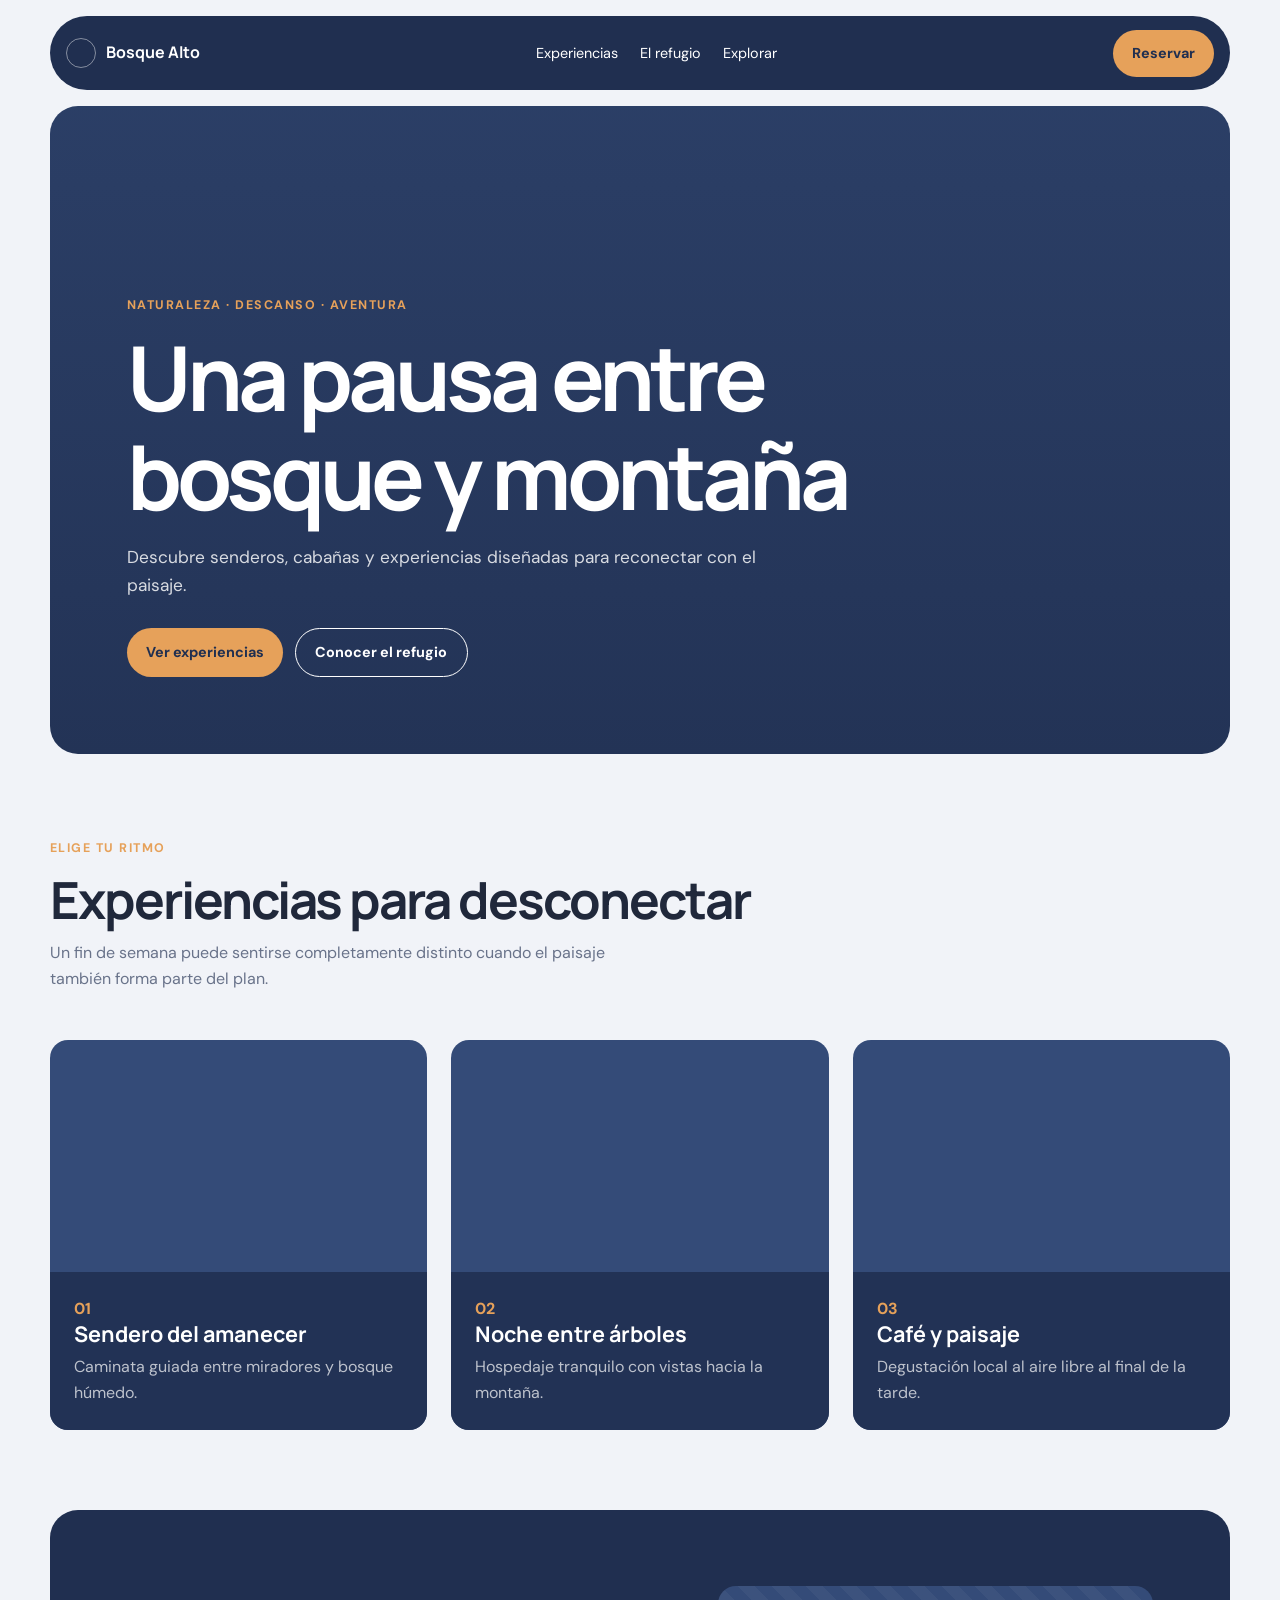
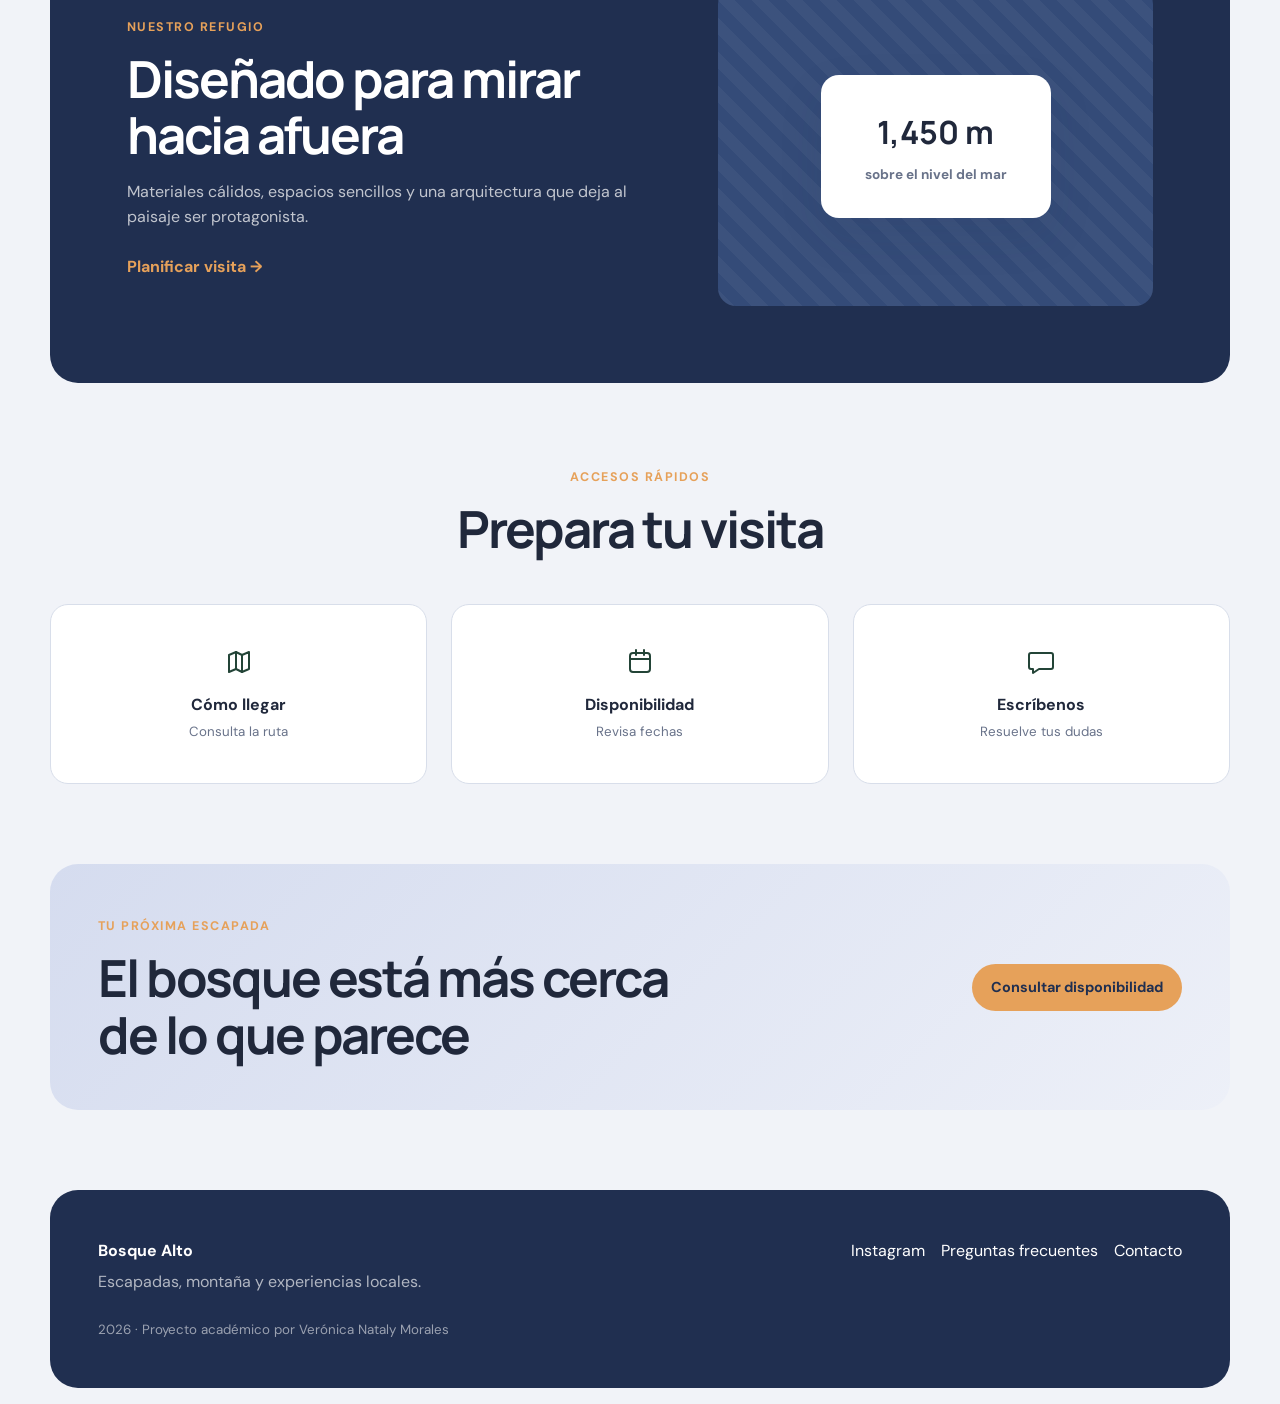
<file: PRACTICA-4/index.html>
<!DOCTYPE html>
<html lang="es">
<head>
    <meta charset="UTF-8">
    <meta name="viewport" content="width=device-width, initial-scale=1.0">
    <title>Bosque Alto — Escapadas y experiencias</title>

    <link rel="preconnect" href="https://fonts.googleapis.com">
    <link rel="preconnect" href="https://fonts.gstatic.com" crossorigin>
    <link href="https://fonts.googleapis.com/css2?family=DM+Sans:wght@400;500;700&family=Manrope:wght@600;700&display=swap" rel="stylesheet">

    <link rel="stylesheet" href="styles.css">
</head>
<body>

    <header class="site-header">    
        <a class="brand" href="#inicio">
            <span class="brand__mark" aria-hidden="true"></span>
            <span>Bosque Alto</span>
        </a>

        <nav class="site-nav" aria-label="Navegación principal">
            <ul>
                <li><a href="#experiencias">Experiencias</a></li>
                <li><a href="#refugio">El refugio</a></li>
                <li><a href="#acciones">Explorar</a></li>
            </ul>
        </nav>

        <a class="button button--header" href="#reserva">Reservar</a>
    </header>

    <main>
        <section class="hero" id="inicio">
            <div class="hero__content">
                <span class="eyebrow">Naturaleza · descanso · aventura</span>
                <h1>Una pausa entre bosque y montaña</h1>
                <p>Descubre senderos, cabañas y experiencias diseñadas para reconectar con el paisaje.</p>

                <div class="hero__actions">
                    <a class="button button--primary" href="#experiencias">Ver experiencias</a>
                    <a class="button button--ghost" href="#refugio">Conocer el refugio</a>
                </div>
            </div>
        </section>

        <section class="experiences" id="experiencias">
            <header class="section-heading">
                <span class="eyebrow">Elige tu ritmo</span>
                <h2>Experiencias para desconectar</h2>
                <p>Un fin de semana puede sentirse completamente distinto cuando el paisaje también forma parte del plan.</p>
            </header>

            <div class="experience-grid">
                <article class="experience-card experience-card--sendero">
                    <div class="experience-card__content">
                        <span>01</span>
                        <h3>Sendero del amanecer</h3>
                        <p>Caminata guiada entre miradores y bosque húmedo.</p>
                    </div>
                </article>

                <article class="experience-card experience-card--cabana">
                    <div class="experience-card__content">
                        <span>02</span>
                        <h3>Noche entre árboles</h3>
                        <p>Hospedaje tranquilo con vistas hacia la montaña.</p>
                    </div>
                </article>

                <article class="experience-card experience-card--cafe">
                    <div class="experience-card__content">
                        <span>03</span>
                        <h3>Café y paisaje</h3>
                        <p>Degustación local al aire libre al final de la tarde.</p>
                    </div>
                </article>
            </div>
        </section>

        <section class="pattern-section" id="refugio">
            <div class="pattern-section__content">
                <span class="eyebrow">Nuestro refugio</span>
                <h2>Diseñado para mirar hacia afuera</h2>
                <p>Materiales cálidos, espacios sencillos y una arquitectura que deja al paisaje ser protagonista.</p>
                <a class="text-link" href="#reserva">Planificar visita →</a>
            </div>

            <div class="pattern-section__visual" aria-hidden="true">
                <div class="pattern-card">
                    <span>1,450 m</span>
                    <strong>sobre el nivel del mar</strong>
                </div>
            </div>
        </section>

        <section class="quick-actions" id="acciones">
            <header class="section-heading section-heading--center">
                <span class="eyebrow">Accesos rápidos</span>
                <h2>Prepara tu visita</h2>
            </header>

            <div class="quick-actions__grid">
                <a class="quick-action" href="#">
                    <span class="sprite-icon sprite-icon--map" aria-hidden="true"></span>
                    <strong>Cómo llegar</strong>
                    <small>Consulta la ruta</small>
                </a>

                <a class="quick-action" href="#">
                    <span class="sprite-icon sprite-icon--calendar" aria-hidden="true"></span>
                    <strong>Disponibilidad</strong>
                    <small>Revisa fechas</small>
                </a>

                <a class="quick-action" href="#">
                    <span class="sprite-icon sprite-icon--message" aria-hidden="true"></span>
                    <strong>Escríbenos</strong>
                    <small>Resuelve tus dudas</small>
                </a>
            </div>
        </section>

        <section class="booking" id="reserva">
            <div>
                <span class="eyebrow">Tu próxima escapada</span>
                <h2>El bosque está más cerca de lo que parece</h2>
            </div>
            <a class="button button--primary" href="#">Consultar disponibilidad</a>
        </section>
    </main>

    <footer class="site-footer">
        <div>
            <strong>Bosque Alto</strong>
            <p>Escapadas, montaña y experiencias locales.</p>
        </div>

        <nav aria-label="Enlaces secundarios">
            <ul>
                <li><a href="#">Instagram</a></li>
                <li><a href="#">Preguntas frecuentes</a></li>
                <li><a href="#">Contacto</a></li>
            </ul>
        </nav>

        <small>2026 · Proyecto académico por Verónica Nataly Morales</small>
    </footer>

</body>
</html>
</file>
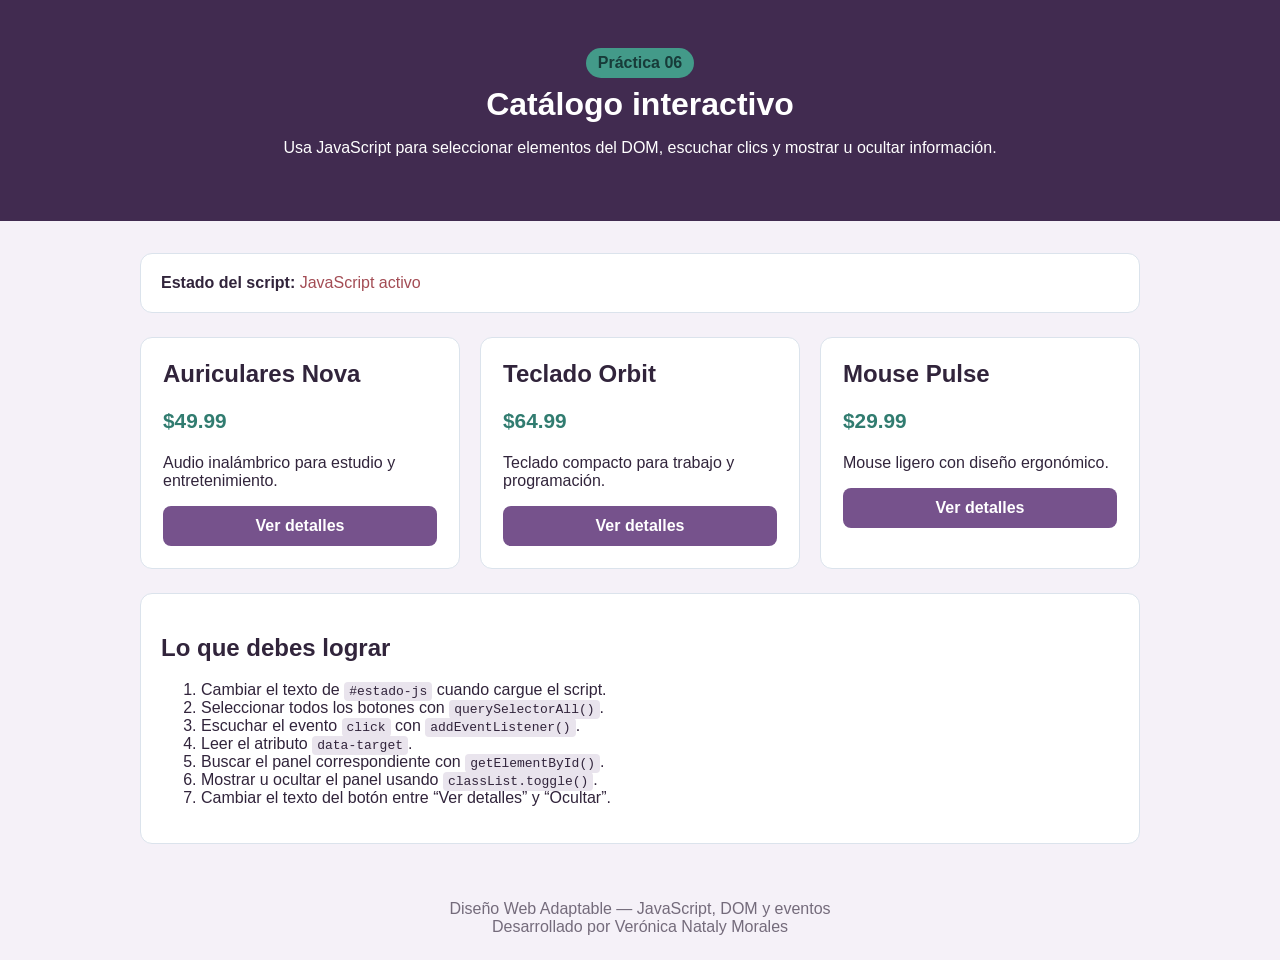
<file: PRACTICA-6/index.html>
<!DOCTYPE html>
<html lang="es">
<head>
  <meta charset="UTF-8">
  <meta name="viewport" content="width=device-width, initial-scale=1.0">
  <title>Práctica 06 | JavaScript y DOM</title>
  <link rel="stylesheet" href="style.css">
  <script src="app.js" defer></script>
</head>
<body>
  <header class="encabezado">
    <p class="etiqueta">Práctica 06</p>
    <h1 id="titulo-principal">Catálogo interactivo</h1>
    <p>
      Usa JavaScript para seleccionar elementos del DOM,
      escuchar clics y mostrar u ocultar información.
    </p>
  </header>

  <main class="contenedor">
    <section class="estado">
      <strong>Estado del script:</strong>
      <span id="estado-js">Esperando JavaScript...</span>
    </section>

    <section class="productos" aria-label="Productos">
      <article class="tarjeta">
        <h2>Auriculares Nova</h2>
        <p class="precio">$49.99</p>
        <p>Audio inalámbrico para estudio y entretenimiento.</p>

        <button class="btn-detalle" data-target="detalle-1">
          Ver detalles
        </button>

        <div class="detalle oculto" id="detalle-1">
          <p>Bluetooth 5.3</p>
          <p>30 horas de batería</p>
          <p>Cancelación de ruido</p>
        </div>
      </article>

      <article class="tarjeta">
        <h2>Teclado Orbit</h2>
        <p class="precio">$64.99</p>
        <p>Teclado compacto para trabajo y programación.</p>

        <button class="btn-detalle" data-target="detalle-2">
          Ver detalles
        </button>

        <div class="detalle oculto" id="detalle-2">
          <p>Formato compacto</p>
          <p>Conexión USB-C</p>
          <p>Iluminación blanca</p>
        </div>
      </article>

      <article class="tarjeta">
        <h2>Mouse Pulse</h2>
        <p class="precio">$29.99</p>
        <p>Mouse ligero con diseño ergonómico.</p>

        <button class="btn-detalle" data-target="detalle-3">
          Ver detalles
        </button>

        <div class="detalle oculto" id="detalle-3">
          <p>6 botones</p>
          <p>Sensor ajustable</p>
          <p>Cable trenzado</p>
        </div>
      </article>
    </section>

    <section class="reto">
      <h2>Lo que debes lograr</h2>
      <ol>
        <li>Cambiar el texto de <code>#estado-js</code> cuando cargue el script.</li>
        <li>Seleccionar todos los botones con <code>querySelectorAll()</code>.</li>
        <li>Escuchar el evento <code>click</code> con <code>addEventListener()</code>.</li>
        <li>Leer el atributo <code>data-target</code>.</li>
        <li>Buscar el panel correspondiente con <code>getElementById()</code>.</li>
        <li>Mostrar u ocultar el panel usando <code>classList.toggle()</code>.</li>
        <li>Cambiar el texto del botón entre “Ver detalles” y “Ocultar”.</li>
      </ol>
    </section>
  </main>

  <footer>
    Diseño Web Adaptable — JavaScript, DOM y eventos <br> Desarrollado por Verónica Nataly Morales
  </footer>
</body>
</html>
</file>
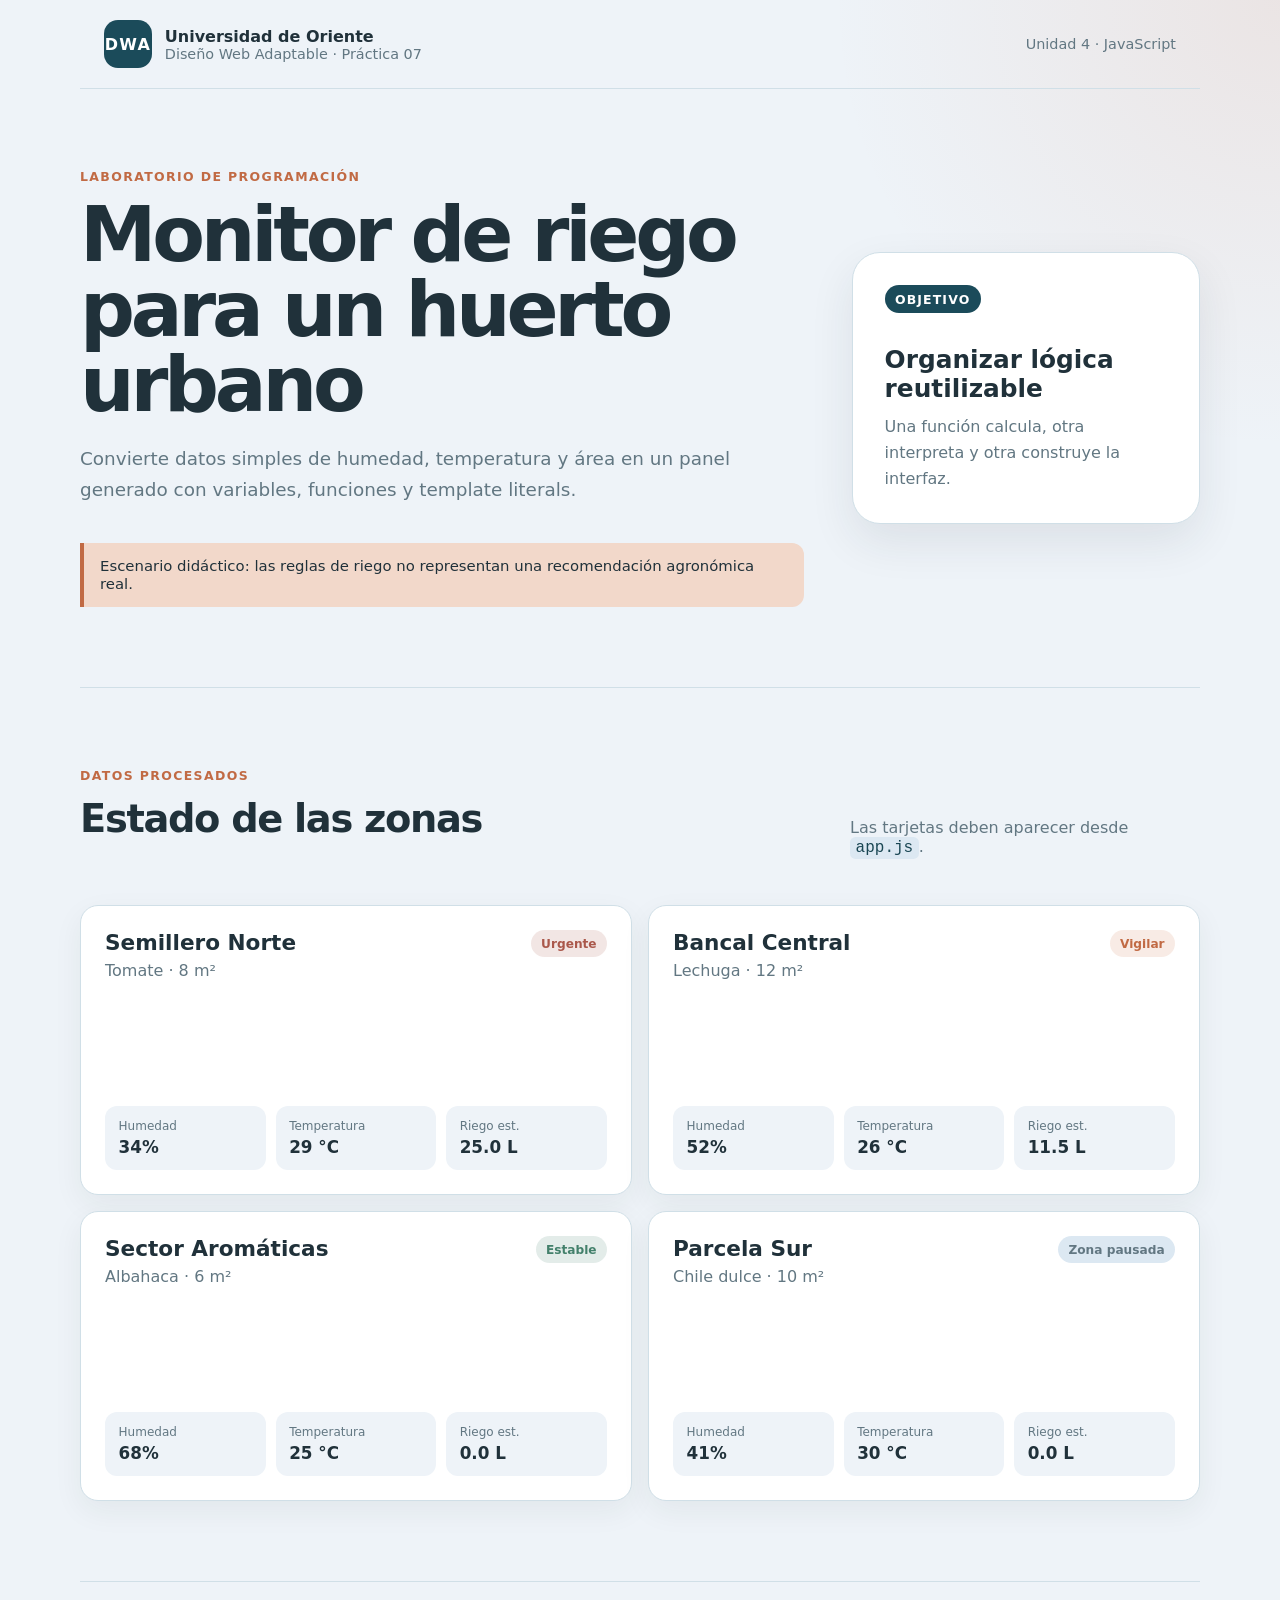
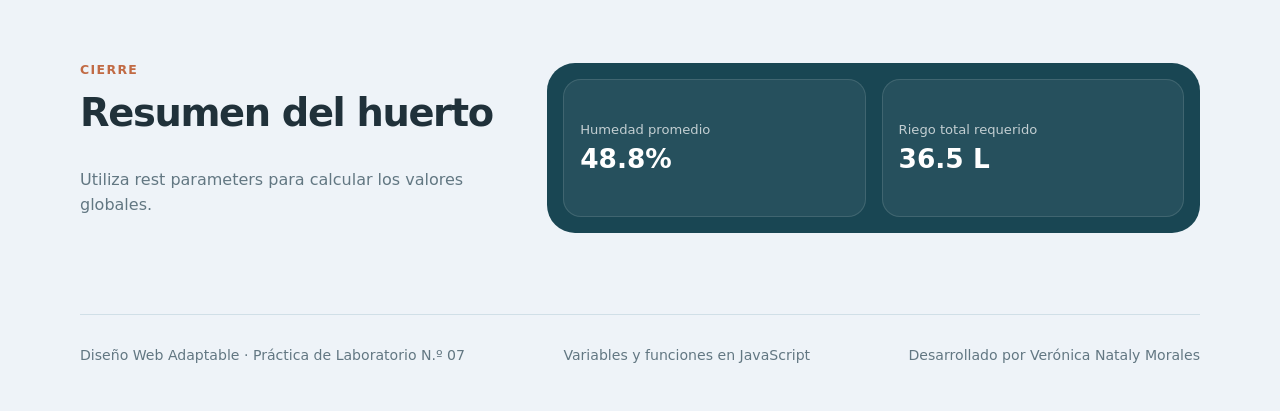
<file: PRACTICA-7/index.html>
<!DOCTYPE html>
<html lang="es">
<head>
  <meta charset="UTF-8">
  <meta name="viewport" content="width=device-width, initial-scale=1.0">
  <meta name="description" content="Práctica 07 - Monitor de riego para huerto urbano">
  <title>Práctica 07 | Monitor de riego</title>
  <link rel="stylesheet" href="styles.css">
  <script src="app.js" defer></script>
</head>
<body>
  <header class="topbar">
    <div class="marca">
      <span class="marca__sigla">DWA</span>
      <div>
        <p class="marca__universidad">Universidad de Oriente</p>
        <p class="marca__asignatura">Diseño Web Adaptable · Práctica 07</p>
      </div>
    </div>
    <span class="topbar__unidad">Unidad 4 · JavaScript</span>
  </header>

  <main>
    <section class="hero">
      <div class="hero__contenido">
        <p class="eyebrow">Laboratorio de programación</p>
        <h1>Monitor de riego para un huerto urbano</h1>
        <p class="hero__texto">Convierte datos simples de humedad, temperatura y área en un panel generado con variables, funciones y template literals.</p>
        <div class="hero__nota">Escenario didáctico: las reglas de riego no representan una recomendación agronómica real.</div>
      </div>

      <aside class="hero__panel">
        <span class="hero__panel-etiqueta">Objetivo</span>
        <strong>Organizar lógica reutilizable</strong>
        <p>Una función calcula, otra interpreta y otra construye la interfaz.</p>
      </aside>
    </section>

    <section class="seccion">
      <div class="seccion__encabezado">
        <div>
          <p class="eyebrow">Datos procesados</p>
          <h2>Estado de las zonas</h2>
        </div>
        <p>Las tarjetas deben aparecer desde <code>app.js</code>.</p>
      </div>

      <div id="panel-zonas" class="zonas-grid">
        <div class="placeholder">
          <span>JS</span>
          <p>Completa los ejercicios para generar las zonas.</p>
        </div>
      </div>
    </section>

    <section class="seccion seccion--resumen">
      <div>
        <p class="eyebrow">Cierre</p>
        <h2>Resumen del huerto</h2>
        <p>Utiliza rest parameters para calcular los valores globales.</p>
      </div>
      <div id="resumen" class="resumen"><p>El resumen aparecerá aquí.</p></div>
    </section>
  </main>

  <footer class="footer">
    <p>Diseño Web Adaptable · Práctica de Laboratorio N.º 07</p>
    <p>Variables y funciones en JavaScript</p>
    <p>Desarrollado por Verónica Nataly Morales</p>
  </footer>
</body>
</html>
</file>
<file: PRACTICA-4/styles.css>
/*
===========================================================
PRÁCTICA 04 — CSS BASE
Clase 14 — Fondos, Patrones y Sprites CSS
===========================================================
*/

*,
*::before,
*::after {
    margin: 0;
    padding: 0;
    box-sizing: border-box;
}

html { scroll-behavior: smooth; }
body { min-height: 100vh; }
ul, ol { list-style: none; }
a { color: inherit; text-decoration: none; }
img { max-width: 100%; display: block; }
button { border: 0; font: inherit; }

:root {
    --color-bg: #f1f3f8;
    --color-surface: #ffffff;
    --color-text: #20283b;
    --color-muted: #69738a;
    --color-primary: #344b78;
    --color-primary-dark: #202f50;
    --color-accent: #e6a15a;
    --color-line: #d8deea;

    --font-title: "Manrope", sans-serif;
    --font-body: "DM Sans", sans-serif;

    --container: 1180px;
    --space-xs: 0.5rem;
    --space-sm: 0.75rem;
    --space-md: 1.5rem;
    --space-lg: 3rem;
    --space-xl: 5rem;

    --radius-sm: 10px;
    --radius-md: 18px;
    --radius-lg: 28px;

    --shadow: 0 18px 45px rgba(32, 47, 80, 0.10);
}

body {
    background: var(--color-bg);
    color: var(--color-text);
    font-family: var(--font-body);
    line-height: 1.6;
}

h1, h2, h3 {
    font-family: var(--font-title);
    line-height: 1.1;
}

h1 {
    font-size: clamp(2.8rem, 7vw, 5.8rem);
    letter-spacing: -0.055em;
}

h2 {
    font-size: clamp(2rem, 4vw, 3.5rem);
    letter-spacing: -0.04em;
}

h3 { font-size: 1.35rem; }
p { color: var(--color-muted); }

.eyebrow {
    display: inline-block;
    margin-bottom: 0.75rem;
    color: var(--color-accent);
    font-size: 0.78rem;
    font-weight: 700;
    letter-spacing: 0.12em;
    text-transform: uppercase;
}

.button {
    display: inline-flex;
    align-items: center;
    justify-content: center;
    min-height: 46px;
    padding: 0.75rem 1.2rem;
    border-radius: 999px;
    font-size: 0.9rem;
    font-weight: 700;
}

.button--primary {
    background: var(--color-accent);
    color: var(--color-primary-dark);
}

.button--ghost { border: 1px solid currentColor; }

.button--header {
    background: var(--color-accent);
    color: var(--color-primary-dark);
}

.site-header {
    width: min(calc(100% - 2rem), var(--container));
    margin: 1rem auto;
    display: flex;
    align-items: center;
    justify-content: space-between;
    gap: var(--space-md);
    padding: 0.85rem 1rem;
    background: var(--color-primary-dark);
    color: #ffffff;
    border-radius: 999px;
}

.brand {
    display: inline-flex;
    align-items: center;
    gap: 0.65rem;
    font-family: var(--font-title);
    font-weight: 700;
}

.brand__mark {
    width: 30px;
    height: 30px;
    border: 1px solid rgba(255,255,255,0.45);
    border-radius: 50%;
}

.site-nav ul {
    display: flex;
    align-items: center;
    gap: 1.4rem;
    font-size: 0.9rem;
}

main {
    width: min(calc(100% - 2rem), var(--container));
    margin-inline: auto;
}

.hero {
    min-height: 72vh;
    display: flex;
    align-items: flex-end;
    padding: clamp(2rem, 6vw, 5rem);
    border-radius: var(--radius-lg);
    overflow: hidden;
    background-color: var(--color-primary);
    background-image: 
        linear-gradient(180deg, rgba(32, 47, 80, 0.45) 0%, rgba(32, 47, 80, 0.85) 100%),
        url('https://images.unsplash.com/photo-1441974231531-c6227db76b6e?auto=format&fit=crop&w=1800&q=85');
    background-size: cover;
    background-position: center center;
    background-repeat: no-repeat;
    color: #ffffff;
}

.hero__content { max-width: 780px; }

.hero p {
    max-width: 55ch;
    margin-top: 1.2rem;
    color: rgba(255,255,255,0.82);
    font-size: 1.08rem;
}

.hero__actions {
    display: flex;
    flex-wrap: wrap;
    gap: 0.75rem;
    margin-top: 1.8rem;
}

.experiences { padding-block: var(--space-xl); }

.section-heading {
    max-width: 720px;
    margin-bottom: var(--space-lg);
}

.section-heading p {
    max-width: 55ch;
    margin-top: 0.8rem;
}

.section-heading--center {
    margin-inline: auto;
    text-align: center;
}

.experience-grid {
    display: grid;
    grid-template-columns: repeat(3, 1fr);
    gap: var(--space-md);
}

.experience-card {
    min-height: 390px;
    display: flex;
    align-items: flex-end;
    overflow: hidden;
    border-radius: var(--radius-md);
    background-color: var(--color-primary);
    background-size: cover;
    background-position: center center;
    background-repeat: no-repeat;
    color: #ffffff;
}

.experience-card--sendero {
    background-image: url('https://images.unsplash.com/photo-1500530855697-b586d89ba3ee?auto=format&fit=crop&w=1000&q=80');
}

.experience-card--cabana {
    background-image: url('https://images.unsplash.com/photo-1470770841072-f978cf4d019e?auto=format&fit=crop&w=1000&q=80');
}

.experience-card--cafe {
    background-image: url('https://images.unsplash.com/photo-1495474472287-4d71bcdd2085?auto=format&fit=crop&w=1000&q=80');
}

.experience-card__content {
    width: 100%;
    padding: var(--space-md);
    background: rgba(32,47,80,0.88);
}

.experience-card__content > span {
    color: var(--color-accent);
    font-weight: 700;
}

.experience-card__content p {
    margin-top: 0.55rem;
    color: rgba(255,255,255,0.70);
}

.pattern-section {
    display: grid;
    grid-template-columns: 1fr 0.8fr;
    gap: var(--space-lg);
    align-items: center;
    padding: clamp(2rem, 6vw, 5rem);
    border-radius: var(--radius-lg);
    background-color: var(--color-primary-dark);
    color: #ffffff;
}

.pattern-section__content { max-width: 640px; }

.pattern-section__content p {
    max-width: 52ch;
    margin-top: 1rem;
    color: rgba(255,255,255,0.72);
}

.text-link {
    display: inline-block;
    margin-top: 1.5rem;
    color: var(--color-accent);
    font-weight: 700;
}

.pattern-section__visual {
    min-height: 320px;
    display: grid;
    place-items: center;
    border-radius: var(--radius-md);
    background-color: #344b78;
    background-image: repeating-linear-gradient(
        45deg,
        rgba(255, 255, 255, 0.04),
        rgba(255, 255, 255, 0.04) 12px,
        transparent 12px,
        transparent 24px
    );
}

.pattern-card {
    width: min(230px, 80%);
    padding: 2rem;
    text-align: center;
    background: var(--color-surface);
    color: var(--color-text);
    border-radius: var(--radius-md);
    box-shadow: var(--shadow);
}

.pattern-card span,
.pattern-card strong { display: block; }

.pattern-card span {
    font-family: var(--font-title);
    font-size: 2rem;
    font-weight: 700;
}

.pattern-card strong {
    margin-top: 0.35rem;
    color: var(--color-muted);
    font-size: 0.85rem;
}

.quick-actions { padding-block: var(--space-xl); }

.quick-actions__grid {
    display: grid;
    grid-template-columns: repeat(3, 1fr);
    gap: var(--space-md);
}

.quick-action {
    min-height: 180px;
    display: flex;
    flex-direction: column;
    align-items: center;
    justify-content: center;
    padding: var(--space-md);
    text-align: center;
    background: var(--color-surface);
    border: 1px solid var(--color-line);
    border-radius: var(--radius-md);
}

.quick-action small {
    margin-top: 0.25rem;
    color: var(--color-muted);
}

.sprite-icon {
    display: inline-block;
    width: 32px;
    height: 32px;
    margin-bottom: 0.85rem;
    background-image: url("data:image/svg+xml,%3Csvg xmlns='http://www.w3.org/2000/svg' width='96' height='32' viewBox='0 0 96 32'%3E%3Cg fill='none' stroke='%23234437' stroke-width='2' stroke-linecap='round' stroke-linejoin='round'%3E%3Cpath d='M6 9l7-3 6 3 7-3v17l-7 3-6-3-7 3V9z'/%3E%3Cpath d='M13 6v17M19 9v17'/%3E%3Crect x='38' y='7' width='20' height='19' rx='3'/%3E%3Cpath d='M52 4v5M44 4v5M38 13h20'/%3E%3Cpath d='M70 7h20a2 2 0 0 1 2 2v12a2 2 0 0 1-2 2h-12l-6 4v-4h-2a2 2 0 0 1-2-2V9a2 2 0 0 1 2-2z'/%3E%3C/g%3E%3C/svg%3E");
    background-repeat: no-repeat;
    background-size: 96px 32px;
}

.sprite-icon--map {
    background-position: 0 0;
}

.sprite-icon--calendar {
    background-position: -32px 0;
}

.sprite-icon--message {
    background-position: -64px 0;
}

.booking {
    display: flex;
    align-items: center;
    justify-content: space-between;
    gap: var(--space-lg);
    margin-bottom: var(--space-xl);
    padding: var(--space-lg);
    background: linear-gradient(135deg, #d5dcef, #edf0f8);
    border-radius: var(--radius-lg);
}

.booking h2 { max-width: 18ch; }

.site-footer {
    width: min(calc(100% - 2rem), var(--container));
    margin: 0 auto 1rem;
    display: grid;
    grid-template-columns: 1fr auto;
    gap: var(--space-md);
    padding: var(--space-lg);
    background: var(--color-primary-dark);
    color: #ffffff;
    border-radius: var(--radius-lg);
}

.site-footer p {
    margin-top: 0.35rem;
    color: rgba(255,255,255,0.65);
}

.site-footer ul {
    display: flex;
    flex-wrap: wrap;
    gap: 1rem;
}

.site-footer > small {
    grid-column: 1 / -1;
    color: rgba(255,255,255,0.55);
}

@media (max-width: 820px) {
    .site-header {
        align-items: flex-start;
        flex-direction: column;
        border-radius: var(--radius-md);
    }

    .site-nav ul { flex-wrap: wrap; }

    .experience-grid,
    .quick-actions__grid,
    .pattern-section {
        grid-template-columns: 1fr;
    }

    .experience-card { min-height: 320px; }

    .booking {
        align-items: flex-start;
        flex-direction: column;
    }

    .site-footer { grid-template-columns: 1fr; }
    .site-footer > small { grid-column: auto; }
}
</file>
<file: PRACTICA-6/style.css>
* {
  box-sizing: border-box;
}

body {
  margin: 0;
  font-family: Arial, Helvetica, sans-serif;
  background: #f5f1f8;
  color: #31243b;
}

.encabezado {
  padding: 48px 20px;
  text-align: center;
  background: #412b50;
  color: white;
}

.encabezado h1 {
  margin: 8px 0 12px;
}

.etiqueta {
  display: inline-block;
  margin: 0;
  padding: 6px 12px;
  border-radius: 999px;
  background: #439a89;
  color: #173b39;
  font-weight: 700;
}

.contenedor {
  width: min(100% - 32px, 1000px);
  margin: 32px auto;
}

.estado,
.reto {
  background: white;
  border: 1px solid #dbe3ec;
  border-radius: 12px;
  padding: 20px;
  margin-bottom: 24px;
}

#estado-js {
  color: #a34c54;
}

.productos {
  display: grid;
  grid-template-columns: repeat(3, 1fr);
  gap: 20px;
  margin-bottom: 24px;
}

.tarjeta {
  background: white;
  border: 1px solid #dbe3ec;
  border-radius: 12px;
  padding: 22px;
}

.tarjeta h2 {
  margin-top: 0;
}

.precio {
  color: #317c70;
  font-size: 1.3rem;
  font-weight: 700;
}

.btn-detalle {
  width: 100%;
  border: 0;
  border-radius: 8px;
  padding: 11px 14px;
  background: #76528c;
  color: white;
  font: inherit;
  font-weight: 700;
  cursor: pointer;
}

.detalle {
  margin-top: 16px;
  padding: 14px;
  border-radius: 8px;
  background: #f1eaf5;
}

.detalle p {
  margin: 6px 0;
}

.oculto {
  display: none;
}

code {
  background: #e9e4ed;
  padding: 2px 5px;
  border-radius: 4px;
}

footer {
  padding: 24px;
  text-align: center;
  color: #746b7b;
}

@media (max-width: 760px) {
  .productos {
    grid-template-columns: 1fr;
  }
}
</file>
<file: PRACTICA-7/styles.css>
:root {
  --fondo: #eef3f8;
  --superficie: #ffffff;
  --superficie-suave: #dce8f2;
  --primario: #1b4b5a;
  --primario-oscuro: #194653;
  --acento: #c16a44;
  --acento-suave: #f2d8ca;
  --texto: #20313a;
  --texto-suave: #627782;
  --linea: #d0dfe7;
  --exito: #43806b;
  --alerta: #aa584b;
  --sombra: 0 18px 45px rgba(32, 49, 58, 0.09);
  --radio-lg: 28px;
  --radio-md: 18px;
  --radio-sm: 12px;
  --max: 1120px;
}

* { box-sizing: border-box; }
html { scroll-behavior: smooth; }
body {
  margin: 0;
  font-family: Inter, ui-sans-serif, system-ui, -apple-system, BlinkMacSystemFont, "Segoe UI", sans-serif;
  background: radial-gradient(circle at top right, rgba(210, 123, 85, 0.12), transparent 28rem), var(--fondo);
  color: var(--texto);
}
code {
  font-family: "SFMono-Regular", Consolas, "Liberation Mono", monospace;
  color: var(--primario-oscuro);
  background: var(--superficie-suave);
  padding: 0.12rem 0.35rem;
  border-radius: 0.35rem;
}
.topbar {
  max-width: var(--max);
  margin: 0 auto;
  padding: 1.25rem 1.5rem;
  display: flex;
  align-items: center;
  justify-content: space-between;
  gap: 1rem;
  border-bottom: 1px solid var(--linea);
}
.marca { display: flex; align-items: center; gap: 0.8rem; }
.marca__sigla {
  display: grid; place-items: center; width: 48px; height: 48px;
  border-radius: 14px; background: var(--primario); color: #fff;
  font-weight: 800; letter-spacing: 0.08em;
}
.marca__universidad, .marca__asignatura { margin: 0; }
.marca__universidad { font-weight: 750; }
.marca__asignatura, .topbar__unidad { color: var(--texto-suave); font-size: 0.9rem; }
main, .footer { width: min(var(--max), calc(100% - 3rem)); margin-inline: auto; }
.hero {
  min-height: 540px; display: grid; grid-template-columns: 1.35fr 0.65fr;
  align-items: center; gap: 3rem; padding: 5rem 0;
}
.eyebrow {
  margin: 0 0 0.8rem; color: var(--acento); font-weight: 800;
  letter-spacing: 0.11em; text-transform: uppercase; font-size: 0.78rem;
}
h1, h2, h3, p { margin-top: 0; }
h1 {
  max-width: 760px; margin-bottom: 1.25rem; font-size: clamp(2.7rem, 6vw, 5.5rem);
  line-height: 0.98; letter-spacing: -0.055em;
}
h2 { font-size: clamp(1.9rem, 3vw, 3rem); letter-spacing: -0.035em; }
.hero__texto { max-width: 700px; color: var(--texto-suave); font-size: 1.15rem; line-height: 1.7; }
.hero__nota {
  display: inline-block; margin-top: 1.2rem; padding: 0.9rem 1rem;
  border-left: 4px solid var(--acento); background: var(--acento-suave);
  border-radius: 0 var(--radio-sm) var(--radio-sm) 0; font-size: 0.93rem;
}
.hero__panel {
  padding: 2rem; border: 1px solid var(--linea); border-radius: var(--radio-lg);
  background: var(--superficie); box-shadow: var(--sombra);
}
.hero__panel-etiqueta {
  display: inline-block; margin-bottom: 2rem; padding: 0.4rem 0.65rem;
  border-radius: 999px; background: var(--primario); color: #fff;
  font-size: 0.78rem; font-weight: 800; text-transform: uppercase; letter-spacing: 0.09em;
}
.hero__panel strong { display: block; margin-bottom: 0.7rem; font-size: 1.55rem; }
.hero__panel p { margin-bottom: 0; color: var(--texto-suave); line-height: 1.6; }
.seccion { padding: 5rem 0; border-top: 1px solid var(--linea); }
.seccion__encabezado {
  display: flex; justify-content: space-between; align-items: end; gap: 2rem; margin-bottom: 2rem;
}
.seccion__encabezado > p { max-width: 350px; color: var(--texto-suave); }
.zonas-grid { display: grid; grid-template-columns: repeat(2, minmax(0, 1fr)); gap: 1rem; }
.placeholder {
  grid-column: 1 / -1; min-height: 260px; display: grid; place-items: center; align-content: center;
  gap: 0.75rem; border: 1px dashed var(--linea); border-radius: var(--radio-lg);
  background: rgba(255, 253, 248, 0.5); color: var(--texto-suave); text-align: center;
}
.placeholder span {
  display: grid; place-items: center; width: 58px; height: 58px; border-radius: 18px;
  background: var(--superficie-suave); color: var(--primario); font-weight: 900;
}
.zona-card {
  min-height: 290px; display: flex; flex-direction: column; gap: 1rem; padding: 1.5rem;
  border: 1px solid var(--linea); border-radius: var(--radio-md); background: var(--superficie);
  box-shadow: 0 10px 30px rgba(34, 48, 41, 0.06);
}
.zona-card__top { display: flex; align-items: start; justify-content: space-between; gap: 1rem; }
.zona-card h3 { margin-bottom: 0.35rem; font-size: 1.35rem; }
.zona-card__cultivo { margin-bottom: 0; color: var(--texto-suave); }
.estado { display: inline-flex; align-items: center; padding: 0.4rem 0.65rem; border-radius: 999px; font-size: 0.76rem; font-weight: 800; }
.estado--estable { background: rgba(67, 128, 107, 0.15); color: var(--exito); }
.estado--vigilar { background: rgba(210, 123, 85, 0.15); color: var(--acento); }
.estado--urgente { background: rgba(170, 88, 75, 0.15); color: var(--alerta); }
.estado--pausada { background: var(--superficie-suave); color: var(--texto-suave); }
.zona-card__datos { display: grid; grid-template-columns: repeat(3, 1fr); gap: 0.6rem; margin-top: auto; }
.dato { padding: 0.85rem; border-radius: var(--radio-sm); background: var(--fondo); }
.dato span, .dato strong { display: block; }
.dato span { margin-bottom: 0.2rem; color: var(--texto-suave); font-size: 0.75rem; }
.dato strong { font-size: 1.05rem; }
.seccion--resumen { display: grid; grid-template-columns: 0.8fr 1.2fr; gap: 2rem; align-items: center; }
.seccion--resumen > div:first-child p:last-child { color: var(--texto-suave); line-height: 1.6; }
.resumen {
  min-height: 170px; display: grid; grid-template-columns: repeat(2, 1fr); gap: 1rem; padding: 1rem;
  border-radius: var(--radio-lg); background: var(--primario-oscuro); color: #fff;
}
.resumen > p { grid-column: 1 / -1; align-self: center; margin: 0; color: rgba(255,255,255,0.72); text-align: center; }
.resumen__dato {
  display: flex; flex-direction: column; justify-content: center; padding: 1rem;
  border: 1px solid rgba(255,255,255,0.12); border-radius: var(--radio-md); background: rgba(255,255,255,0.06);
}
.resumen__dato span { color: rgba(255,255,255,0.72); font-size: 0.82rem; }
.resumen__dato strong { margin-top: 0.35rem; font-size: 1.65rem; }
.footer {
  display: flex; justify-content: space-between; gap: 2rem; padding: 2rem 0 3rem;
  border-top: 1px solid var(--linea); color: var(--texto-suave); font-size: 0.88rem;
}
.footer p { margin: 0; }
@media (max-width: 780px) {
  .topbar__unidad { display: none; }
  .hero, .seccion--resumen { grid-template-columns: 1fr; }
  .hero { min-height: auto; padding: 4rem 0; }
  .seccion__encabezado { align-items: start; flex-direction: column; }
  .zonas-grid { grid-template-columns: 1fr; }
  .zona-card__datos { grid-template-columns: 1fr; }
  .resumen { grid-template-columns: 1fr; }
  .footer { flex-direction: column; gap: 0.4rem; }
}
</file>
